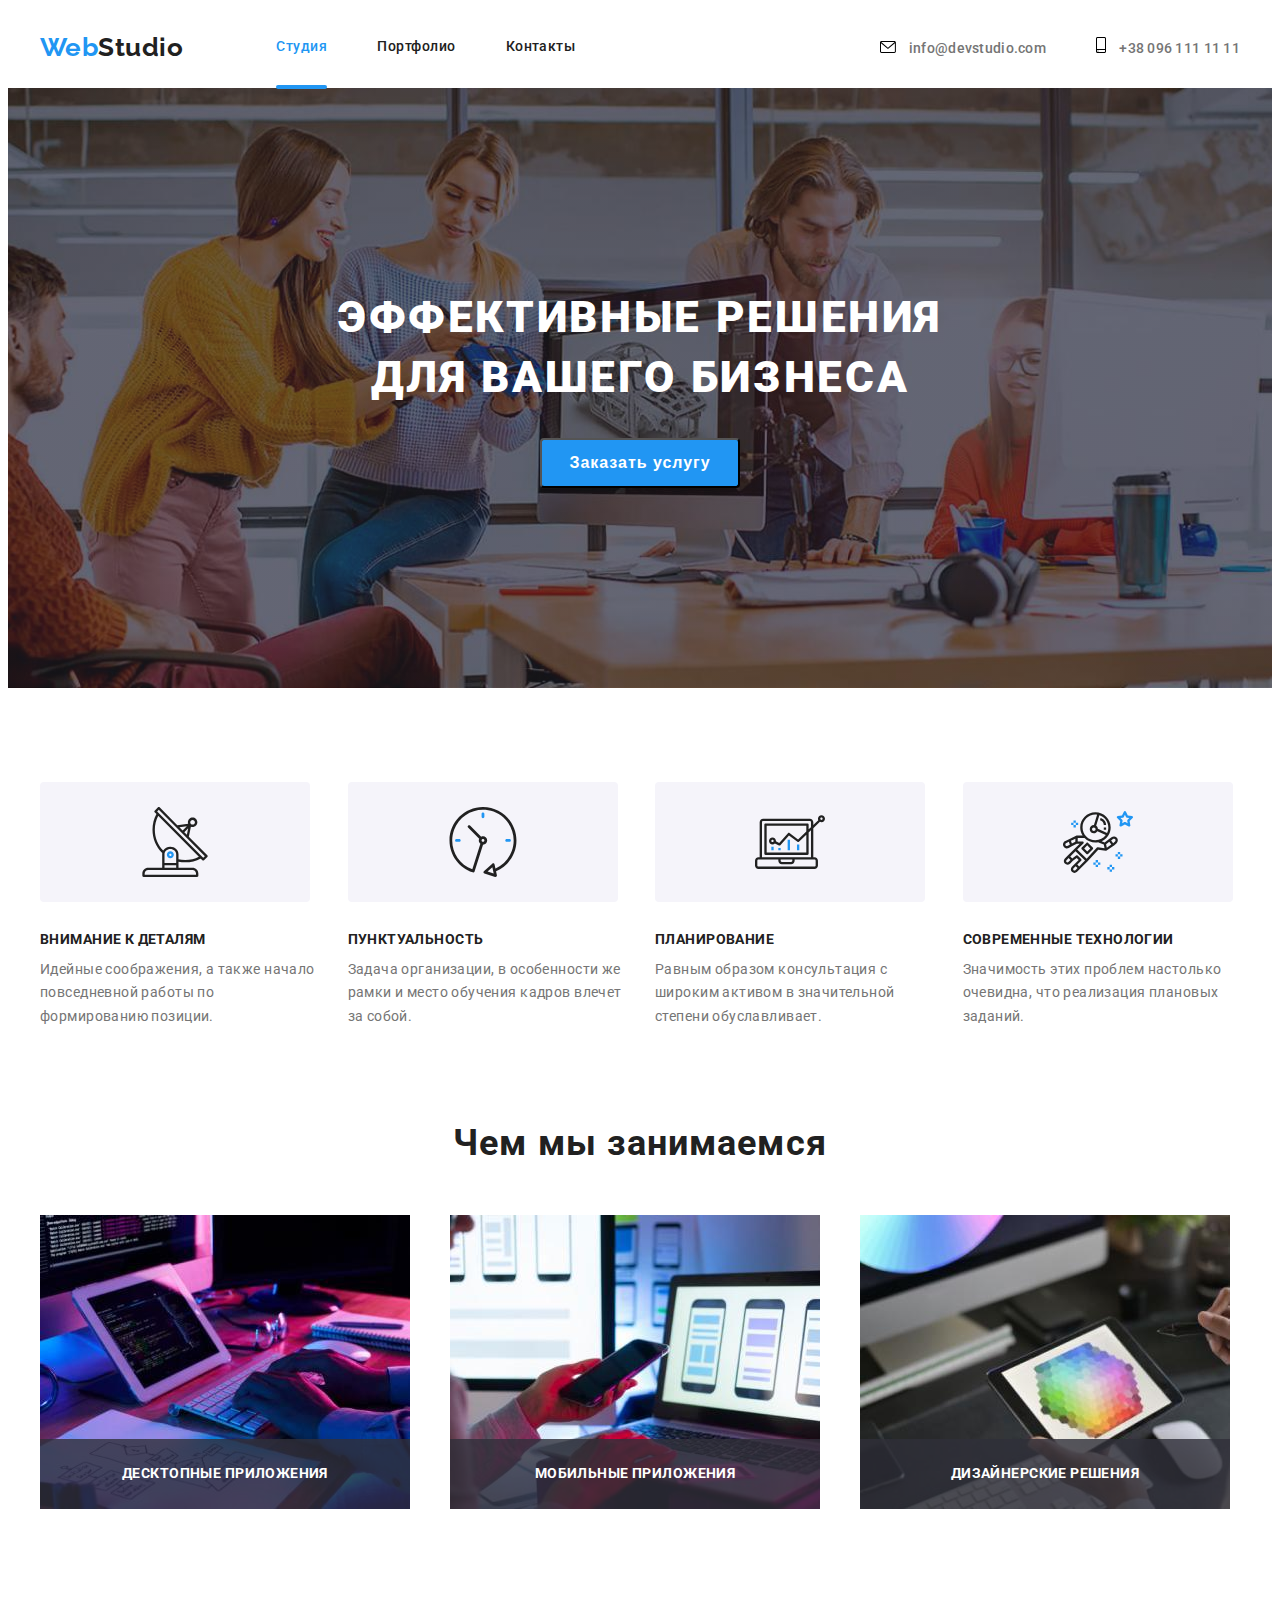
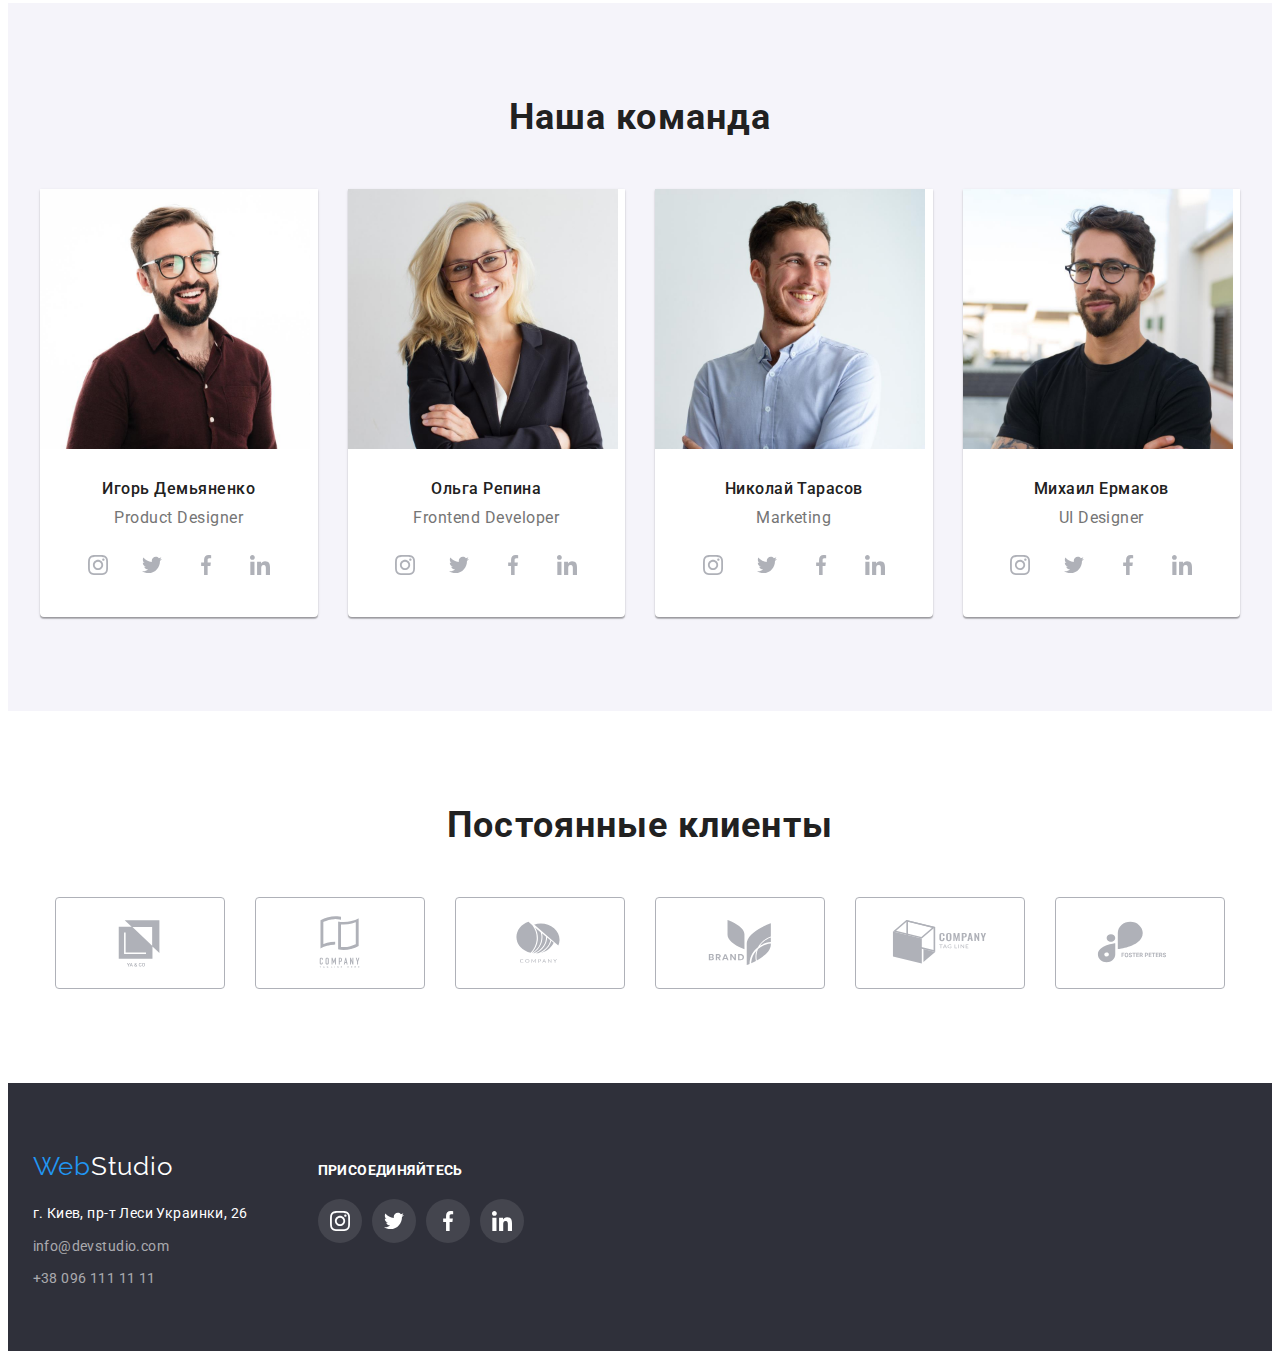
<file: index.html>
<!DOCTYPE html>
<html lang="ru">
<head>
    <meta charset="UTF-8">
    <meta http-equiv="X-UA-Compatible" content="IE=edge">
    <meta name="viewport" content="width=device-width, initial-scale=1.0">
    <title>WebStudio </title>
     <link 
      rel="preconnect" 
      href="https://fonts.gstatic.com">
    
    <link 
    href="https://fonts.googleapis.com/css2?family=Raleway:wght@700&family=Roboto:wght@400;500;700;900&display=swap"
    rel="stylesheet">
     <link
            rel="stylesheet"
            href="https://cdnjs.cloudflare.com/ajax/libs/modern-normalize/1.1.0/modern-normalize.min.css"
            integrity="sha512-wpPYUAdjBVSE4KJnH1VR1HeZfpl1ub8YT/NKx4PuQ5NmX2tKuGu6U/JRp5y+Y8XG2tV+wKQpNHVUX03MfMFn9Q=="
            crossorigin="anonymous"
            referrerpolicy="no-referrer"
        />
     <link
    rel="stylesheet"
    href="https://cdnjs.cloudflare.com/ajax/libs/animate.css/4.1.1/animate.min.css"
  />
    <link rel="stylesheet" href="./css/styles.css">
</head>
<body>
    <!--HEADER-->
    <header class="header-section">
        <div class="container header-container">
            <a class="logo" href=""><span class="logo-web">Web</span>Studio</a> 
            <ul class="header-list list">
                <li class="header-item"><a class="header-link current" href="./index.html">Студия</a></li>
                <li class="header-item"><a class="header-link" href="./portfolio.html">Портфолио</a></li>
                <li class="header-item"><a class="header-link" href="">Контакты</a></li>
            </ul>
        </nav>  
            <ul class="header-list-contact list">
                <li class="header-item-contact">
                     <a href="mailto:info@devstudio.com" class="meil header-contact">
                        <svg class="meil-icon" width="16" height="12">
                                    <use href="./images/sprite.svg#icon-envelope"></use>
                        </svg>
                        info@devstudio.com</a>
                </li>
                <li class="header-item-contact">
                    <a href="tel:+380961111111" class="header-contact">
                        <svg class="tel-icon" width="10" height="16">
                                    <use href="./images/sprite.svg#icon-smartphone"></use>
                        </svg>
                        +38 096 111 11 11</a>
                </li>
            </ul>
        </div>  
    </header>
    <!--HEADER END-->
    <!---->
    <main>
        <!--HERO-->
        <section class="hero">
          <div class="container">
            <h1 class="hero-title">Эффективные решения для вашего бизнеса</h1>
            <button type="button" class="hero-btn" data-modal-open>Заказать услугу</button>
          </div>
        </section>
        
         <!--HERO END-->
         <!--FEATURES-->
        <section class="features section">
            <div class="container">
            <h2 class="visually-hidden">Почему мы</h2>
            <ul class="feature-list list">
                <li class="feature-item">
                    <div class="feature-icon-bg">
                         <svg class="fiature-icon" width="70" height="70">
                                    <use href="./images/sprite.svg#icon-antenna"
                                </svg>
                    </div>
                    <h3 class="feature-title">Внимание к деталям</h3>
                    <p class="feature-text">Идейные соображения, а также начало повседневной работы по формированию позиции.</p>
                </li>
                <li class="feature-item">
                    <div class="feature-icon-bg">
                         <svg class="fiature-icon" width="70" height="70">
                                    <use href="./images/sprite.svg#icon-clock"
                                </svg>
                    </div>
                    <h3 class="feature-title">Пунктуальность</h3>
                    <p class="feature-text">Задача организации, в особенности же рамки и место обучения кадров влечет за собой.</p>
                </li>
                <li class="feature-item">
                    <div class="feature-icon-bg">
                         <svg class="fiature-icon" width="70" height="70">
                                    <use href="./images/sprite.svg#icon-diagram"
                                </svg>
                    </div>
                    <h3 class="feature-title">Планирование</h3>
                    <p class="feature-text">Равным образом консультация с широким активом в значительной степени обуславливает.</p>
                </li>
                <li class="feature-item">
                    <div class="feature-icon-bg">
                         <svg class="fiature-icon" width="70" height="70">
                                    <use href="./images/sprite.svg#icon-astronaut"
                                </svg>
                    </div>
                    <h3 class="feature-title">Современные технологии</h3>
                    <p class="feature-text">Значимость этих проблем настолько очевидна, что реализация плановых заданий.</p>
                </li>
            </ul>
           </div>
        </section>
        <!--FEATURES-->
        <!--WORK-->    
        <section class="work section">
            <div class="container">
            <h2 class="work-title">Чем мы занимаемся</h2>
            <ul class="work-list list">
                <li class="work-item">
                    <img src="./images/box 1.jpg" alt="пишем код" width="370">
                    <div class="work-img-subtitle">
                            <p>Десктопные приложения</p>
                        </div>
                </li>
                <li class="work-item">
                    <img src="./images/box 2.jpg" alt="тестируем" width="370">
                    <div class="work-img-subtitle">
                            <p>Мобильные приложения</p>
                        </div>
                </li>
                <li class="work-item">
                    <img src="./images/box 3.jpg" alt="выбираем цвет" width="370">
                    <div class="work-img-subtitle">
                            <p>Дизайнерские решения</p>
                        </div>
                </li>
            </ul>
            </div>
        </section>
        <!--WORK--> 
        <!--TEAM-->      
        <section class="team section">
            <div class="container">
            <h2 class="team-title">Наша команда</h2>
            <ul class="team-list list">
                <li class="team-item">
                    <img src="./images/team card 1.jpg" alt="Игорь Демьяненко" width="270">
                    <h3 class="team-item-title">Игорь Демьяненко</h3>
                    <p class="team-pro" lang="en">Product Designer</p>
                    <ul class="team-item-list social-list list">
                        <li class="social-item">
                            <a href="" class="social-link link">
                                <svg class="social-icon" width="20" height="20">
                                    <use href="./images/sprite.svg#icon-instagram"
                                </svg>
                            </a>
                        </li>
                        <li class="social-item">
                            <a href="" class="social-link link">
                                 <svg class="social-icon" width="20" height="20">
                                    <use href="./images/sprite.svg#icon-twitter"
                                </svg>
                            </a>
                        </li>
                        <li class="social-item">
                            <a href="" class="social-link link">
                                <svg class="social-icon" width="20" height="20">
                                    <use href="./images/sprite.svg#icon-facebook"
                                </svg>
                            </a>
                        </li>
                        <li class="social-item">
                            <a href="" class="social-link link">
                                <svg class="social-icon" width="20" height="20">
                                    <use href="./images/sprite.svg#icon-linkedin"
                                </svg>
                            </a>
                        </li>
                    </ul>
                </li>
                <li class="team-item">
                    <img src="./images/team card 2.jpg" alt="Ольга Репина" width="270">
                    <h3 class="team-item-title">Ольга Репина</h3>
                    <p class="team-pro" lang="en">Frontend Developer</p>
                    <ul class="team-item-list social-list list">
                        <li class="social-item">
                            <a href="" class="social-link link">
                                <svg class="social-icon" width="20" height="20">
                                    <use href="./images/sprite.svg#icon-instagram"
                                </svg>
                            </a>
                        </li>
                        <li class="social-item">
                            <a href="" class="social-link link">
                                 <svg class="social-icon" width="20" height="20">
                                    <use href="./images/sprite.svg#icon-twitter"
                                </svg>
                            </a>
                        </li>
                        <li class="social-item">
                            <a href="" class="social-link link">
                                <svg class="social-icon" width="20" height="20">
                                    <use href="./images/sprite.svg#icon-facebook"
                                </svg>
                            </a>
                        </li>
                        <li class="social-item">
                            <a href="" class="social-link link">
                                <svg class="social-icon" width="20" height="20">
                                    <use href="./images/sprite.svg#icon-linkedin"
                                </svg>
                            </a>
                        </li>
                    </ul>
                </li>
                <li class="team-item">
                    <img src="./images/team card 3.jpg" alt="Николай Тарасов" width="270">
                    <h3 class="team-item-title">Николай Тарасов</h3>
                    <p class="team-pro" lang="en">Marketing</p>
                    <ul class="team-item-list social-list list">
                        <li class="social-item">
                            <a href="" class="social-link link">
                                <svg class="social-icon" width="20" height="20">
                                    <use href="./images/sprite.svg#icon-instagram"
                                </svg>
                            </a>
                        </li>
                        <li class="social-item">
                            <a href="" class="social-link link">
                                 <svg class="social-icon" width="20" height="20">
                                    <use href="./images/sprite.svg#icon-twitter"
                                </svg>
                            </a>
                        </li>
                        <li class="social-item">
                            <a href="" class="social-link link">
                                <svg class="social-icon" width="20" height="20">
                                    <use href="./images/sprite.svg#icon-facebook"
                                </svg>
                            </a>
                        </li>
                        <li class="social-item">
                            <a href="" class="social-link link">
                                <svg class="social-icon" width="20" height="20">
                                    <use href="./images/sprite.svg#icon-linkedin"
                                </svg>
                            </a>
                        </li>                    </ul>
                </li>
                <li class="team-item">
                    <img src="./images/team card 4.jpg" alt="Михаил Ермаков" width="270">
                    <h3 class="team-item-title">Михаил Ермаков</h3>
                    <p class="team-pro" lang="en">UI Designer</p>
                    <ul class="team-item-list social-list list">
                        <li class="social-item">
                            <a href="" class="social-link link">
                                <svg class="social-icon" width="20" height="20">
                                    <use href="./images/sprite.svg#icon-instagram"
                                </svg>
                            </a>
                        </li>
                        <li class="social-item">
                            <a href="" class="social-link link">
                                 <svg class="social-icon" width="20" height="20">
                                    <use href="./images/sprite.svg#icon-twitter"
                                </svg>
                            </a>
                        </li>
                        <li class="social-item">
                            <a href="" class="social-link link">
                                <svg class="social-icon" width="20" height="20">
                                    <use href="./images/sprite.svg#icon-facebook"
                                </svg>
                            </a>
                        </li>
                        <li class="social-item">
                            <a href="" class="social-link link">
                                <svg class="social-icon" width="20" height="20">
                                    <use href="./images/sprite.svg#icon-linkedin"
                                </svg>
                            </a>
                        </li>
                    </ul>   
                </li>
            </ul>
            </div>
        </section>
         <!--TEAM-->
         <!--CLIENT-->
         <section class="client section">
             <div class="conteiner">
                 <h2 class="client-title">Постоянные клиенты</h2>
                 <ul class="client-list list">
                     <li class="client-item">
                         <a href="" class="client-link link">
                             <svg class="client-icon" width="106" height="60">
                                    <use href="./images/sprite.svg#icon-logo1"
                                </svg>
                         </a>
                     </li>
                     <li class="client-item">
                         <a href="" class="client-link link">
                             <svg class="client-icon" width="106" height="60">
                                    <use href="./images/sprite.svg#icon-logo2"
                                </svg>
                         </a>
                     </li>
                     <li class="client-item">
                         <a href="" class="client-link link">
                             <svg class="client-icon" width="106" height="60">
                                    <use href="./images/sprite.svg#icon-logo3"
                                </svg>
                         </a>
                     </li>
                     <li class="client-item">
                         <a href="" class="client-link link">
                             <svg class="client-icon" width="106" height="60">
                                    <use href="./images/sprite.svg#icon-logo4"
                                </svg>
                         </a>
                     </li>
                     <li class="client-item">
                         <a href="" class="client-link link">
                             <svg class="client-icon" width="106" height="60">
                                    <use href="./images/sprite.svg#icon-logo5"
                                </svg>
                         </a>
                     </li>
                     <li class="client-item">
                         <a href="" class="client-link link">
                             <svg class="client-icon" width="106" height="60">
                                    <use href="./images/sprite.svg#icon-logo6"
                                </svg>
                         </a>
                     </li>
                 </ul>
             </div>
         </section>
    </main>
    </div>
    <!--footer-->
          <footer class="footer">
       <div class="container footer-conteiner">
        <div class="part-adress">
        <a class="footer-logo" href=""><span class="footer-logo-web">Web</span>Studio</a>
        <address class="adres">
            <p class="adres-adres">г. Киев, пр-т Леси Украинки, 26</p>
            <ul class="adres-list list">
                <li class="adres-item">
                    <a class="adres-contact" href="mailto:info@devstudio.com">info@devstudio.com</a>
                </li>
                <li class="adres-item">
                    <a class="adres-contact" href="tel:+380961111111">+38 096 111 11 11</a>
                </li>
            </ul>
        </address>
        </div>
        <div class="part-social">
            <p class="footer-text">присоединяйтесь</p>
            <ul class="footer-social-list list">
                        <li class="footer-social-item">
                            <a href="" class="footer-social-link link">
                                <svg class="footer-social-icon" width="20" height="20">
                                    <use href="./images/sprite.svg#icon-instagram"
                                </svg>
                            </a>
                        </li>
                        <li class="footer-social-item">
                            <a href="" class="footer-social-link link">
                                 <svg class="footer-social-icon" width="20" height="20">
                                    <use href="./images/sprite.svg#icon-twitter"
                                </svg>
                            </a>
                        </li>
                        <li class="footer-social-item">
                            <a href="" class="footer-social-link link">
                                <svg class="footer-social-icon" width="20" height="20">
                                    <use href="./images/sprite.svg#icon-facebook"
                                </svg>
                            </a>
                        </li>
                        <li class="footer-social-item">
                            <a href="" class="footer-social-link link">
                                <svg class="footer-social-icon" width="20" height="20">
                                    <use href="./images/sprite.svg#icon-linkedin"
                                </svg>
                            </a>
                        </li>  
            </ul>
        </div>

    </div>
    </footer>
<div class="backdrop is-hidden" data-modal>
    <div class="modal">
      <button type="button" class="close-btn" data-modal-close>
          <svg class="close-btn-icon">
                <use href="./images/sprite.svg#icon-vector">
                </use>
          </svg>
          <!-- <svg class="modal-icon">
                    <use href="./images/icons.svg#icon-vector">
                    </use>
                </svg> -->
      </button>
    </div>
</div>
<script src="./js/modal.js"></script>
</body>
</html>
</file>
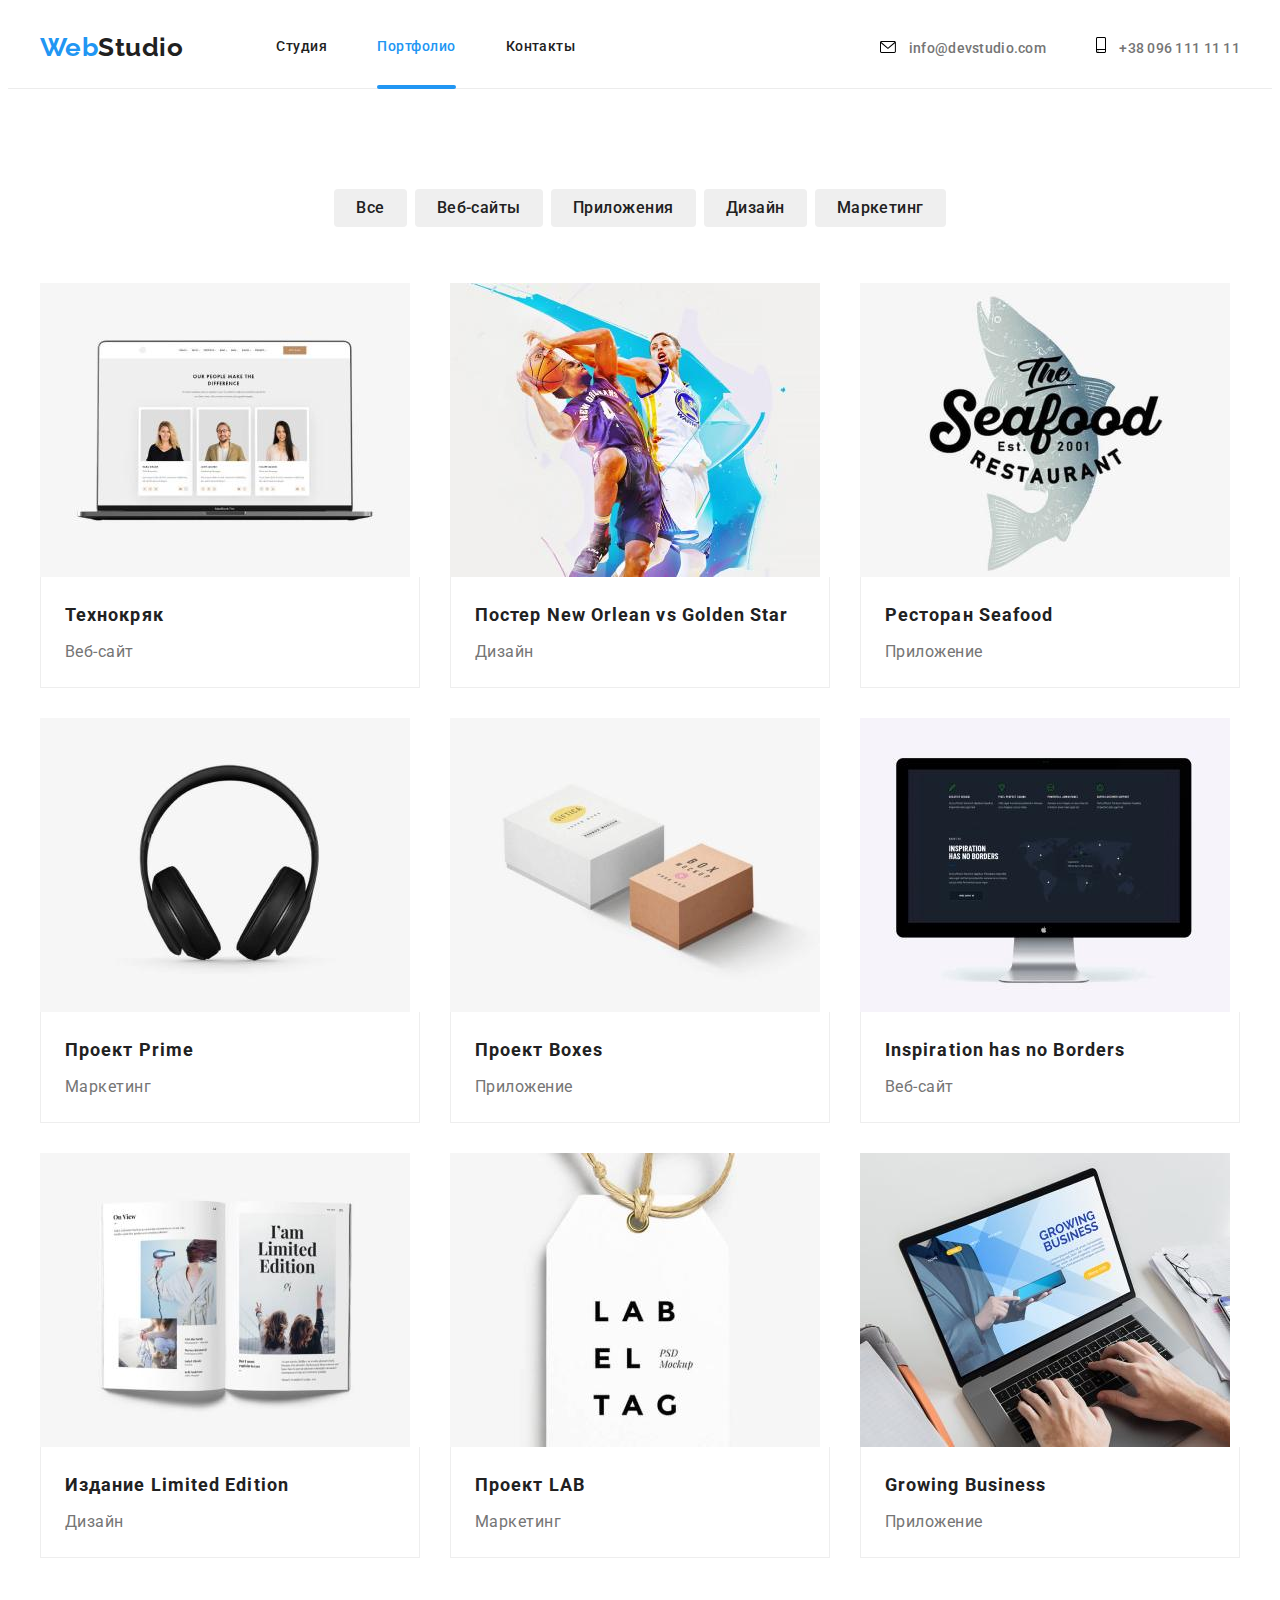
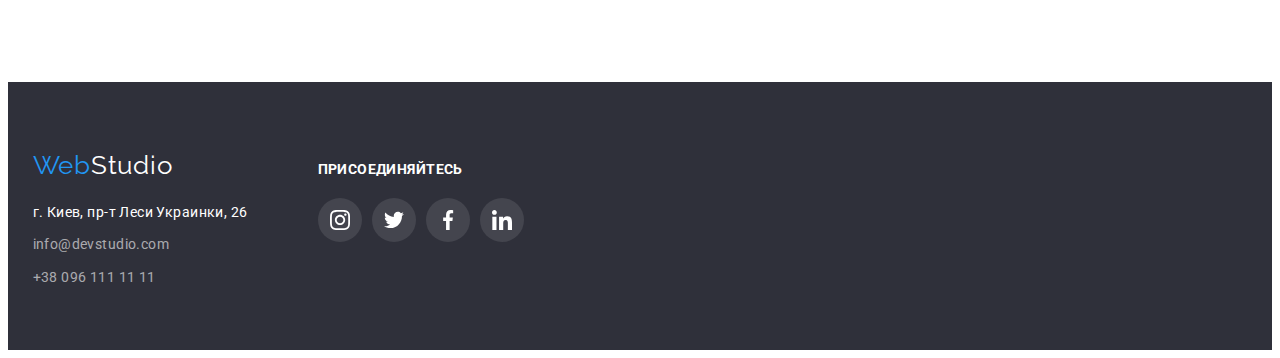
<file: portfolio.html>
<!DOCTYPE html>
<html lang="ru">
<head>
    <meta charset="UTF-8">
    <meta http-equiv="X-UA-Compatible" content="IE=edge">
    <meta name="viewport" content="width=device-width, initial-scale=1.0">
    <title>WebStudio</title>
    <link 
      rel="preconnect" 
      href="https://fonts.gstatic.com">
    
    <link rel="preconnect" href="https://fonts.googleapis.com">
<link rel="preconnect" href="https://fonts.gstatic.com" crossorigin>
<link 
    href="https://fonts.googleapis.com/css2?family=Raleway:wght@700&family=Roboto:wght@400;500;700;900&display=swap"
    rel="stylesheet">
     <link
            rel="stylesheet"
            href="https://cdnjs.cloudflare.com/ajax/libs/modern-normalize/1.1.0/modern-normalize.min.css"
            integrity="sha512-wpPYUAdjBVSE4KJnH1VR1HeZfpl1ub8YT/NKx4PuQ5NmX2tKuGu6U/JRp5y+Y8XG2tV+wKQpNHVUX03MfMFn9Q=="
            crossorigin="anonymous"
            referrerpolicy="no-referrer"
        />
    <link rel="stylesheet" href="./css/styles.css">
</head>
<body>
   <!--HEADER-->
    <header class="header-section portfolio-line">
        <div class="container header-container">
            <a class="logo" href=""><span class="logo-web">Web</span>Studio</a> 
            <ul class="header-list list">
                <li class="header-item"><a class="header-link" href="./index.html">Студия</a></li>
                <li class="header-item"><a class="header-link current" href="./portfolio.html">Портфолио</a></li>
                <li class="header-item"><a class="header-link" href="">Контакты</a></li>
            </ul>
        </nav>  
            <ul class="header-list-contact list">
                <li class="header-item-contact">
                     <a href="mailto:info@devstudio.com" class="meil header-contact">
                        <svg class="meil-icon" width="16" height="12">
                                    <use href="./images/sprite.svg#icon-envelope"></use>
                        </svg>
                        info@devstudio.com</a>
                </li>
                <li class="header-item-contact">
                    <a href="tel:+380961111111" class="header-contact">
                        <svg class="tel-icon" width="10" height="16">
                                    <use href="./images/sprite.svg#icon-smartphone"></use>
                        </svg>
                        +38 096 111 11 11</a>
                </li>
            </ul>
        </div>  
    </header>
    <!--HEADER END-->
    <!---->
    <main>
        
        <!--PROJECT-->
        <section class="project section">
            <div class="container">
            <h1 class="project-title" hidden>Наши проекты</h1>
            <ul class="project-btn-list list">
                <li class="project-btn-item"> <button type="button" class="project-btn">Все</button>  </li>
                <li class="project-btn-item"> <button type="button" class="project-btn">Веб-сайты</button> </li>
                <li class="project-btn-item"> <button type="button" class="project-btn">Приложения</button> </li>
                <li class="project-btn-item"> <button type="button" class="project-btn">Дизайн</button> </li>
                <li class="project-btn-item"> <button type="button" class="project-btn">Маркетинг</button> </li>
            </ul>
            <ul class="project-img-list list">
                <li class="project-img-item">
                    <div class="project-top-wrapper"> 
                    <img src="./images/portfolio 1.jpg" alt="Веб-сайт Технокряк" width="370">
                    <p class="project-top-text">Технокряк это современная площадка распространения коронавируса. Компании используют эту платформу для цифрового шпионажа и атак на защищённые сервера конкурентов.</p>
                    </div>
                    <div class="subtitle">
                    <h2 class="project-img-title">Технокряк</h2>
                    <p class="project-img-text">Веб-сайт</p>
                </div>
                </li>
                <li class="project-img-item">
                    <div class="project-top-wrapper"> 
                    <img src="./images/portfolio 2.jpg" alt="Постер New Orlean vs Golden Star" width="370">
                    <p class="project-top-text">Lorem ipsum, dolor sit amet consectetur adipisicing elit. Aperiam deserunt mollitia ipsam natus necessitatibus
                                        veritatis eaque culpa, omnis delectus accusantium?</p>
                    </div>
                    <div class="subtitle">
                    <h2 class="project-img-title">Постер New Orlean vs Golden Star</h2>
                    <p class="project-img-text">Дизайн</p>
                </div>
                </li>
                <li class="project-img-item">
                    <div class="project-top-wrapper"> 
                    <img src="./images/portfolio 3.jpg" alt="Приложение для Ресторан Seafood" width="370">
                    <p class="project-top-text">Lorem ipsum, dolor sit amet consectetur adipisicing elit. Aperiam deserunt mollitia ipsam natus necessitatibus
                                        veritatis eaque culpa, omnis delectus accusantium?</p>
                    </div>
                    <div class="subtitle">
                    <h2 class="project-img-title">Ресторан Seafood</h2>
                    <p class="project-img-text">Приложение</p>
                </div>
                </li>
                <li class="project-img-item">
                    <div class="project-top-wrapper"> 
                    <img src="./images/portfolio 4.jpg" alt="Проект Prime" width="370">
                    <p class="project-top-text">Lorem ipsum, dolor sit amet consectetur adipisicing elit. Aperiam deserunt mollitia ipsam natus necessitatibus
                                        veritatis eaque culpa, omnis delectus accusantium?</p>
                    </div>
                    <div class="subtitle">
                    <h2 class="project-img-title">Проект Prime</h2>
                    <p class="project-img-text">Маркетинг</p>
                </div>
                </li>
                <li class="project-img-item">
                    <div class="project-top-wrapper"> 
                    <img src="./images/portfolio 5.jpg" alt="Проект Boxes" width="370">
                    <p class="project-top-text">Lorem ipsum, dolor sit amet consectetur adipisicing elit. Aperiam deserunt mollitia ipsam natus necessitatibus
                                        veritatis eaque culpa, omnis delectus accusantium?</p>
                    </div>
                    <div class="subtitle">
                    <h2 class="project-img-title">Проект Boxes</h2>
                    <p class="project-img-text">Приложение</p>
                </div>
                </li>
                <li class="project-img-item">
                    <div class="project-top-wrapper"> 
                    <img src="./images/portfolio 6.jpg" alt="Веб-сайт Inspiration has no Borders" width="370">
                    <p class="project-top-text">Lorem ipsum, dolor sit amet consectetur adipisicing elit. Aperiam deserunt mollitia ipsam natus necessitatibus
                                        veritatis eaque culpa, omnis delectus accusantium?</p>
                    </div>
                    <div class="subtitle">
                    <h2 class="project-img-title" lang="en">Inspiration has no Borders</h2>
                    <p class="project-img-text">Веб-сайт</p>
                </div>
                </li>
                <li class="project-img-item">
                    <div class="project-top-wrapper"> 
                    <img src="./images/portfolio 7.jpg" alt="Издание Limited Edition" width="370">
                    <p class="project-top-text">Lorem ipsum, dolor sit amet consectetur adipisicing elit. Aperiam deserunt mollitia ipsam natus necessitatibus
                                        veritatis eaque culpa, omnis delectus accusantium?</p>
                    </div>
                    <div class="subtitle">
                    <h2 class="project-img-title">Издание Limited Edition</h2>
                    <p class="project-img-text">Дизайн</p>
                </div>
                </li>
                <li class="project-img-item">
                    <div class="project-top-wrapper"> 
                    <img src="./images/portfolio 8.jpg" alt="Проект LAB" width="370">
                    <p class="project-top-text">Lorem ipsum, dolor sit amet consectetur adipisicing elit. Aperiam deserunt mollitia ipsam natus necessitatibus
                                        veritatis eaque culpa, omnis delectus accusantium?</p>
                    </div>
                    <div class="subtitle">
                    <h2 class="project-img-title">Проект LAB</h2>
                    <p class="project-img-text">Маркетинг</p>
               
                </li>
                <li class="project-img-item">
                    <div class="project-top-wrapper"> 
                    <img src="./images/portfolio 9.jpg" alt="Приложение Growing Business" width="370">
                    <p class="project-top-text">Lorem ipsum, dolor sit amet consectetur adipisicing elit. Aperiam deserunt mollitia ipsam natus necessitatibus
                                        veritatis eaque culpa, omnis delectus accusantium?</p>
                    </div>
                    <div class="subtitle">
                    <h2 class="project-img-title" lang="en">Growing Business</h2>
                    <p class="project-img-text">Приложение</p>
                </div>
                </li>
            </ul>
            </div>
        </section>
        <!--PROJECT-->
        
    </main> 
    <!--footer-->
      <footer class="footer">
       <div class="container footer-conteiner">
        <div class="part-adress">
        <a class="footer-logo" href=""><span class="footer-logo-web">Web</span>Studio</a>
        <address class="adres">
            <p class="adres-adres">г. Киев, пр-т Леси Украинки, 26</p>
            <ul class="adres-list list">
                <li class="adres-item">
                    <a class="adres-contact" href="mailto:info@devstudio.com">info@devstudio.com</a>
                </li>
                <li class="adres-item">
                    <a class="adres-contact" href="tel:+380961111111">+38 096 111 11 11</a>
                </li>
            </ul>
        </address>
        </div>
        <div class="part-social">
            <p class="footer-text">присоединяйтесь</p>
            <ul class="footer-social-list list">
                        <li class="footer-social-item">
                            <a href="" class="footer-social-link link">
                                <svg class="footer-social-icon" width="20" height="20">
                                    <use href="./images/sprite.svg#icon-instagram"
                                </svg>
                            </a>
                        </li>
                        <li class="footer-social-item">
                            <a href="" class="footer-social-link link">
                                 <svg class="footer-social-icon" width="20" height="20">
                                    <use href="./images/sprite.svg#icon-twitter"
                                </svg>
                            </a>
                        </li>
                        <li class="footer-social-item">
                            <a href="" class="footer-social-link link">
                                <svg class="footer-social-icon" width="20" height="20">
                                    <use href="./images/sprite.svg#icon-facebook"
                                </svg>
                            </a>
                        </li>
                        <li class="footer-social-item">
                            <a href="" class="footer-social-link link">
                                <svg class="footer-social-icon" width="20" height="20">
                                    <use href="./images/sprite.svg#icon-linkedin"
                                </svg>
                            </a>
                        </li>  
            </ul>
        </div>

    </div>
    </footer>
</body>
</html>
</file>
<file: css/styles.css>
:root { 
      --primary-text-color: #212121;
      --secondary-text-color: #757575;
      --accent-color: #2196f3;
      --primary-bg-color: #e5e5e5;
      --secondary-bg-color: #2f303a;
      --grey-bg-color: #f5f4fa;
      --color-title: #ffffff;
      --color-btn: #2196F3;
    
}
p,
h1,
h2,
h3,
h4,
h5,
h6 {
    margin: 0;
    padding: 0;
}

ul {
    margin: 0;
    padding-left: 0;
}

.visually-hidden {
    position: absolute;
    width: 1px;
    height: 1px;
    margin: -1px;
    border: 0;
    padding: 0;

    white-space: nowrap;
    clip-path: inset(100%);
    clip: rect(0 0 0 0);
    overflow: hidden;
}
img {
    display: block;
}

body {
      
      color: var(--secondary-text-color);
      font-family: Roboto, sans-serif;
      font-size: 16px;
      line-height: 1.19;
      letter-spacing: 0.03em;
      font-family: 'Roboto',
      sans-serif;
}

.list {
     list-style: none;
     margin: 0;
     padding: 0;
 }
 .link{
     text-decoration: none;
 }
 .container {
     width: 1200px;
     margin: 0 auto;
     padding-left: 15px;
     padding-right: 15px;
    }

.section{
    padding-top: 94px;
    padding-bottom: 94px;
}
 /*-----HEADER-----*/
 .header {
     padding-top: 32px;
     padding-bottom: 32px;
 }

 .header-container {
     display: flex;
     align-items: center;
     padding-top: 24px;
     padding-bottom: 25px;
        
 }
.header-nav
{
    display: flex;
    align-items: center;
}
.header-list
{
    display: flex;
    align-items: center;
    margin-left: 93px;
   
}
.header-item{
    display: flex;
}
.header-list-contact {
    display: flex;
    margin-left: auto;
    align-items: center;
}
 .logo {
        font-weight: 700;
        font-size: 26px;
        line-height: 1.19;
        color: var(--primary-text-color);
        text-decoration: none;
        font-family: 'Raleway', sans-serif;
        
       
   }

 .logo-web {
     color: var(--accent-color);
 }

 .header-list, 
 .header-link
 {
    font-weight: 500;
    font-size: 14px;
    line-height: 1.14;
    text-decoration: none;
    color: var(--primary-text-color);
    font-family: 'Roboto', sans-serif;
    position: relative;
    transition: color 250ms cubic-bezier(0.4, 0, 0.2, 1);
 }

 .header-item:not(:last-child)
 {
     margin-right: 50px;
 }

.header-link:hover,
.header-link:focus
{
    color: var(--accent-color);
}
.header-link.current
{
    color: var(--accent-color);
}
.header-contact {
    font-weight: 500;
    font-size: 14px;
    line-height: 1.14;
    letter-spacing: 0.02em;
    text-decoration: none;
    color:  var(--secondary-text-color);
    font-family: 'Roboto',
    sans-serif;
    transition: color 250ms cubic-bezier(0.4, 0, 0.2, 1);
}
.header-contact:hover,
.header-contact:focus {
    color: var(--accent-color);
}
.hearer-list-contact {
    display: flex;
    align-items: center;
}
.header-item-contact:not(:last-child)
{
    margin-right: 50px;
}

.meil-icon{
    width: 16px;
    height: 12px;
    margin-right: 10px;
    fill: #000;
    transition: fill 250ms cubic-bezier(0.4, 0, 0.2, 1);
}
.header-contact:hover .meil-icon,
.header-contact:focus .meil-icon {
    fill: var(--accent-color);
}
.tel-icon {
    width: 10px;
    height: 16px;
    margin-right: 10px;
    fill: #000;
    transition: fill 250ms cubic-bezier(0.4, 0, 0.2, 1);
}

.header-contact:hover .tel-icon,
.header-contact:focus .tel-icon {
    fill: var(--accent-color);
}
.current::after {
    content: '';
    position: absolute;
    width: 100%;
    height: 4px;
    border-radius: 2px;
    background-color: var(--accent-color);
    display: block;
    bottom: -34px;

}
/*-----HEADER END-----*/

/*-----HERO-----*/
.hero {
    display: block;
    /*background-color: var(--secondary-bg-color);*/
    background-image: linear-gradient(to right, rgba(47, 48, 58, 0.4), rgba(47, 48, 58, 0.4)), url('../images/bg-img.jpg');
    background-repeat: no-repeat;
    background-position: center;
    background-size: cover;
    padding-top: 200px;
    padding-bottom: 200px;
    text-align: center;
  }
.hero-title {
    display: block;
     width: 696px;
    font-weight: 900;
    font-size: 44px;
    line-height: 1.36;
    /* or 136% */
    letter-spacing: 0.06em;
    text-transform: uppercase;
    color: var(--color-title);
    margin: 0 auto;
    margin-bottom: 30px;   

}
.hero-btn {
    background-color: var(--color-btn);
    color: var(--color-title);
    font-weight: 700;
    font-size: 16px;
    line-height: 1.87;
    width: 200px;
    height: 50px;
    /* identical to box height, or 187% */
    letter-spacing: 0.06em;
    text-align: center;
    display: flex;
    align-items: center;
    box-shadow: 0px 4px 4px rgba(0, 0, 0, 0.15);
    border-radius: 4px;
    justify-content: center;
    margin: 0 auto;

   }
/*-----HERO-----*/

/*-----FEATURES-----*/
.features {
width: 1170;
padding-bottom: 47px;

}
.feature-title {
    font-weight: 700;
    font-size: 14px;
    line-height: 1.14;
    letter-spacing: 0.03em;
    text-transform: uppercase;
    color: var(--primary-text-color);
   margin-bottom: 10px;
    
}

.feature-text {
    font-size: 14px;
    line-height: 1.71;
    /* or 171% */
    letter-spacing: 0.03em;
    color: var(--secondary-text-color);
}

.feature-list {
   display: flex;
   margin-left: -30px;
}
.feature-item{
    flex-basis: calc(100% / 4 -  30px);
    margin-left: 30px;
    display: block;
}

.feature-icon-bg {
    width: 270px;
    height: 120px;
    background-color: var(--grey-bg-color);
    margin-bottom: 30px;
    border-radius: 4px;
    display: flex;
    align-items: center;
    justify-content: center;
}
/*-----FEATURES END-----*/

/*-----WORK-----*/
.work{
    padding-top: 47px;
}
.work-title {
    /*display: flex;*/
    color: var(--primary-text-color);
    font-weight: 700;
    font-size: 36px;
    line-height: 1.16;
    text-align: center;
    letter-spacing: 0.03em;
    margin: 0 auto;
    margin-bottom: 50px;

}
.work-list {
    display: flex;
    margin-left: -30px;
}
.work-item {
     flex-basis: calc(100% / 3 - 30px);
     margin-left: 30px;
     position: relative;
}
.work-img-subtitle {
    position: absolute;
    left: 0;
    bottom: 0;
    text-transform: uppercase;
    font-weight: 700;
    font-size: 14px;
    line-height: 1.14;
    text-align: center;
    letter-spacing: 0.03em;
    color: #ffffff;
    display: flex;
    width: 370px;
    height: 70px;
    background-color: rgba(47, 48, 58, 0.8);
    align-items: center;
    justify-content: center;
}
/*-----WORK END-----*/

/*-----TEAM-----*/
.team{
    background-color: var(--grey-bg-color);
}
.team-title{
    font-weight: 700;
    font-size: 36px;
    line-height: 1.16;
    letter-spacing: 0.03em;
    color: var(--primary-text-color);
    text-align: center;
    margin: 0 auto;
    margin-bottom: 50px;
}
.team-item-title{
    display: flex;
    font-weight: 500;
    font-size: 16px;
    line-height: 1.19;
    /* identical to box height */
    letter-spacing: 0.03em;
    text-align: center;
    justify-content: center;
    color: var(--primary-text-color);
    margin-top: 30px;
    margin-bottom: 10px;
}
.team-pro{
    display: flex;
    font-size: 16px;
    line-height: 1.19;
    /* identical to box height */
    letter-spacing: 0.03em;
    text-align: center;
    color: var(--secondary-text-color);
    justify-content: center;
    padding-bottom: 16px;

}
.team-list{
    display: flex;
    margin-left: -30px;
   
}

.team-item {
    flex-basis: calc(100% / 4 - 30px);
    margin-left: 30px;
     box-shadow: 0px 1px 3px rgba(0, 0, 0, 0.12),
     0px 1px 1px rgba(0, 0, 0, 0.14),
     0px 2px 1px rgba(0, 0, 0, 0.2);
     border-radius: 0px 0px 4px 4px;
     border-bottom: var(--grey-bg-color);
     background-color: #ffffff;
}

.social-item{
    width: 44px;
    height: 44px;
    margin-bottom: 30px;

}
.social-link{
    width: 100%;
    height: 100%;
    display: block;
    border-radius: 50%;
    display: flex;
    align-items: center;
    justify-content: center;
    transition: background-color 250ms cubic-bezier(0.4, 0, 0.2, 1);
}
.social-list {
    display: flex;
    justify-content: center;
}
.social-item+.social-item{
    margin-left: 10px;
}
.social-icon{
    width: 20px;
    height: 20px;
    fill: #AFB1B8;
    transition: fill 250ms cubic-bezier(0.4, 0, 0.2, 1);
}
.social-link:hover,
.social-link:focus {
    background-color: var(--color-btn);
}
.social-link:hover .social-icon,
.social-link:focus .social-icon {
    fill: #ffffff;
}
/*-----TEAM END----*/
/*-----CLIENT-----*/
.client-title{
    font-weight: 700;
    font-size: 36px;
    line-height: 1.16;
    letter-spacing: 0.03em;
    color: var(--primary-text-color);
    text-align: center;
    margin: 0 auto;
    margin-bottom: 50px;
}
.client-list{
    display: flex;
    justify-content: center;
}
.client-link{
    display: flex;
    width: 170px;
    height: 92px;
    border: 1px solid #AFB1B8;
    box-sizing: border-box;
    border-radius: 4px;
    align-items: center;
    justify-content: center;
    transition: border 250ms cubic-bezier(0.4, 0, 0.2, 1);
}
.client-item+.client-item{
    margin-left: 30px;
}
.client-icon {
    width: 106px;
    height: 60px;
    fill: #AFB1B8;
    transition: fill 250ms cubic-bezier(0.4, 0, 0.2, 1);
}
.client-link:hover .client-icon,
.client-link:focus .client-icon {
    fill: var(--color-btn);
   
}
.client-link:hover,
.client-link:focus {
    border: 1px solid var(--accent-color);
    
}
/*-----FOOTER-----*/

.footer {
 background-color: var(--secondary-bg-color);
 padding-top: 60px;
 padding-bottom: 60px;
 display: block;
}
.footer-conteiner{
    display: flex;
    align-items: baseline;
    padding-left: 0;
}
.footer-logo {
    display: flex;
    font-weight: 400;
    font-size: 26px;
    line-height: 1.19;
    /* identical to box height */
    letter-spacing: 0.03em;
    color: var(--color-title);
    text-decoration: none;
    font-family: 'Raleway',
    sans-serif;
    margin-bottom: 20px;

}
.part-adress {
    display: block;
    margin-right: 70px;
    margin-left: 0;
}
.part-social{
    display: block;
}
.footer-logo-web {
    color: var(--accent-color);
}
.adres {
    font-style: normal;

}
.adres-item,
.adres-contact {
    font-size: 14px;
    line-height: 1.71;
    /* or 171% */
    letter-spacing: 0.03em;
    color: rgba(255, 255, 255, 0.6);
    text-decoration: none;
    font-family: 'Roboto',
    sans-serif;
}
.adres-adres {
    font-size: 14px;
    line-height: 1.71;
    /* or 171% */
    letter-spacing: 0.03em;
    color: var(--color-title);
    font-family: 'Roboto', sans-serif;
    }
.adres-item{
    margin-top: 9px;
}
.footer-text{
      text-transform: uppercase;
      font-style: normal;
      font-weight: 700;
      font-size: 14px;
      line-height: 1.14;
      letter-spacing: 0.03em;
      margin-bottom: 20px;
      color: var(--color-title);
      margin-top: 20px;
}
.footer-social-item {
    width: 44px;
    height: 44px;
    margin-bottom: 30px;

}

.footer-social-link {
    width: 100%;
    height: 100%;
    display: block;
    border-radius: 50%;
    display: flex;
    align-items: center;
    justify-content: center;
    background: rgba(255, 255, 255, 0.1);
    transition: background-color 250ms cubic-bezier(0.4, 0, 0.2, 1);
}
.footer-social-list {
    display: flex;
    justify-content: center;
}
.footer-social-item+.footer-social-item {
    margin-left: 10px;
}

.footer-social-icon {
    width: 20px;
    height: 20px;
    fill:#ffffff;
    
}

.footer-social-link:hover,
.footer-social-link:focus {
    background-color: var(--color-btn);
}

/*-----FOOTER END-----*/

/*----PORTFOLIO-----*/
.portfolio-line{
    border-bottom: 1px solid #ECECEC;
}
.project-btn-list {
    display: flex;
    justify-content: center;
    margin-bottom: 50px;
}
.project-btn-item:not(:last-child) {
margin-right: 8px;
}
.project-btn-item{
    padding-top: 6px;
    padding-bottom: 6px;
}
.project-btn {
    
    font-weight: 500;
    font-size: 16px;
    line-height: 1.62;
    /* identical to box height, or 162% */
    letter-spacing: 0.03em; 
    color: var(--primary-text-color);
    cursor: pointer;
    border: none;
    font-family: inherit;
   
    border-radius: 4px;
    padding-top: 6px;
    padding-bottom: 6px;
    padding-left: 22px;
    padding-right: 22px;
    transition: background-color 250ms cubic-bezier(0.4, 0, 0.2, 1),
                box-shadow 250ms cubic-bezier(0.4, 0, 0.2, 1);
    }

.project-btn:hover,
.project-btn:focus {
    color: var(--color-title);
    background-color: var(--accent-color);
     box-shadow: 0px 3px 1px rgba(0, 0, 0, 0.1),
     0px 1px 2px rgba(0, 0, 0, 0.08),
     0px 2px 2px rgba(0, 0, 0, 0.12);
}
.project-img-list{
    display: flex;
    flex-wrap: wrap;
    margin-left: -30px;
    
}
.project-top-wrapper{
    position: relative;
    overflow: hidden;
    display: block;
   
}
.project-top-text{
    font-size: 18px;
    line-height: 1.56;
    color: var(--color-title);
    background-color: var(--accent-color);
    position: absolute;
    top: 0;
    left: 0;
    height: 100%;
    display: flex;
    align-items: center;
    justify-content: center;
    padding-left: 24px;
    padding-right: 24px;
    transform: translateY(100%);
    transition: transform 250ms cubic-bezier(0.4, 0, 0.2, 1);
    
}
.project-img-item:hover .project-top-text{
    transform: translateY(0);
}
.project-img-item:hover,
.project-img-item:focus {
    cursor: pointer;
    box-shadow: 0px 1px 1px rgba(0, 0, 0, 0.12),
    0px 4px 4px rgba(0, 0, 0, 0.06),
    1px 4px 6px rgba(0, 0, 0, 0.16);
    

}
.project-img-title{
    font-weight: 700;
    font-size: 18px;
    line-height: 2;
    /* identical to box height, or 200% */
    letter-spacing: 0.06em;
    color: var(--primary-text-color);
    font-family: 'Roboto',
    sans-serif;
   
    margin-bottom: 4px;
    
}
.project-img-text{
font-size: 16px;
line-height: 1.87;
/* identical to box height, or 187% */

letter-spacing: 0.03em;
color: var(--secondary-text-color);
font-family: 'Roboto',
sans-serif;


}
.project-img-item {
    display: block;
    flex-basis: calc((100% - 90px) / 3);
    margin-left: 30px;
    margin-bottom: 30px;
       
}
.subtitle{
    padding-top: 20px;
    padding-bottom: 20px;
    padding-left: 24px;
    padding-right: 24px;
    background: #ffffff;
    border-bottom: 1px solid #eeeeee;
    border-left: 1px solid #eeeeee;
    border-right: 1px solid #eeeeee;
}
.backdrop{
    position: fixed;
    width: 100vw;
    height: 100vh;
    top: 0;
    background-color: rgba(0, 0, 0, 0.2);
    display: flex;
    align-items: center;
    justify-content: center;
    transition: opacity 250ms cubic-bezier(0.4, 0, 0.2, 1),
    visibility 250ms cubic-bezier(0.4, 0, 0.2, 1);
}
.backdrop.is-hidden{
    opacity: 0;
    visibility: hidden;
    pointer-events: 0;
}
.backdrop.is-hidden .modal{
    transform: scale(1.5) rotate(360deg);
}
.modal{
    width: 528px;
    min-height: 581px;
    background-color: #FFFFFF;
    box-shadow: 0px 1px 3px rgba(0, 0, 0, 0.12),
    0px 1px 1px rgba(0, 0, 0, 0.14),
    0px 2px 1px rgba(0, 0, 0, 0.2);
    border-radius: 4px;
    position: relative;
    transform: scale(1) rotate(0);
    transition: transform 250ms cubic-bezier(0.4, 0, 0.2, 1);
}
.close-btn{
    position: absolute;
    top: 10px;
    right: 10px;
    background-color: transparent;
    border-radius: 50%;
    width: 30px;
    height: 30px;
    border: 1px solid rgba(0, 0, 0, 0.1);
    display: flex;
    align-items: center;
    justify-content: center;
    cursor: pointer;
}
.close-btn-icon {
    width: 11px;
    height: 11px;
    fill: #000;
}
</file>
